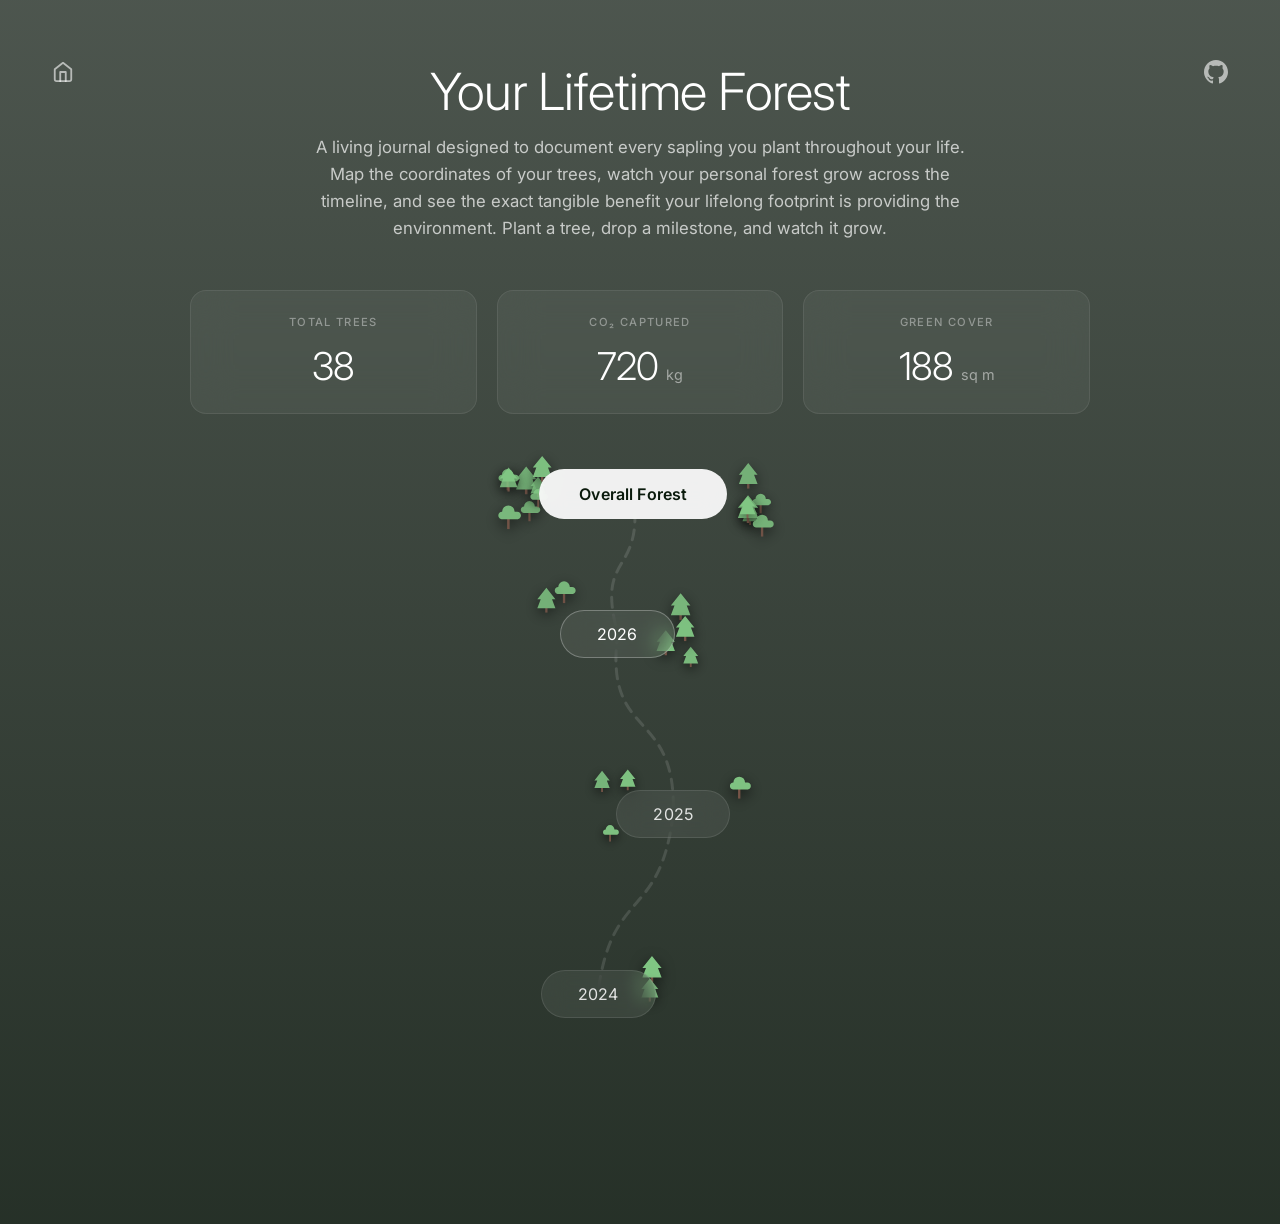
<file: index.html>
<!DOCTYPE html>
<html lang="en">
<head>
    <meta charset="UTF-8">
    <meta name="viewport" content="width=device-width, initial-scale=1.0">
    <title>Lifetime Tree Tracker</title>
    <link href="https://fonts.googleapis.com/css2?family=Inter:wght@300;400;500;600;700&display=swap" rel="stylesheet">
    <link rel="stylesheet" href="style.css">
</head>
<body>
    <header>
        <div class="header-links">
            <a href="https://raahul42.github.io" class="portfolio-link" title="raahul42.github.io">
                <svg viewBox="0 0 24 24" width="22" height="22" fill="none" stroke="currentColor" stroke-width="2" stroke-linecap="round" stroke-linejoin="round">
                    <path d="M3 9l9-7 9 7v11a2 2 0 0 1-2 2H5a2 2 0 0 1-2-2z"/>
                    <polyline points="9 22 9 12 15 12 15 22"/>
                </svg>
            </a>
            <a href="https://github.com/raahul42/tree-tracker" target="_blank" class="github-link" title="View Source on GitHub">
                <svg viewBox="0 0 24 24" width="24" height="24" fill="currentColor">
                    <path d="M12 0c-6.626 0-12 5.373-12 12 0 5.302 3.438 9.8 8.207 11.387.599.111.793-.261.793-.577v-2.234c-3.338.726-4.033-1.416-4.033-1.416-.546-1.387-1.333-1.756-1.333-1.756-1.089-.745.083-.729.083-.729 1.205.084 1.839 1.237 1.839 1.237 1.07 1.834 2.807 1.304 3.492.997.107-.775.418-1.305.762-1.604-2.665-.305-5.467-1.334-5.467-5.931 0-1.311.469-2.381 1.236-3.221-.124-.303-.535-1.524.117-3.176 0 0 1.008-.322 3.301 1.23.957-.266 1.983-.399 3.003-.404 1.02.005 2.047.138 3.006.404 2.291-1.552 3.297-1.23 3.297-1.23.653 1.653.242 2.874.118 3.176.77.84 1.235 1.911 1.235 3.221 0 4.609-2.807 5.624-5.479 5.921.43.372.823 1.102.823 2.222v3.293c0 .319.192.694.801.576 4.765-1.589 8.199-6.086 8.199-11.386 0-6.627-5.373-12-12-12z"/>
                </svg>
            </a>
        </div>
        <h1>Your Lifetime Forest</h1>
        <p class="subtitle">A living journal designed to document every sapling you plant throughout your life. Map the coordinates of your trees, watch your personal forest grow across the timeline, and see the exact tangible benefit your lifelong footprint is providing the environment. Plant a tree, drop a milestone, and watch it grow.</p>
    </header>

    <main>
        <section class="dashboard">
            <div class="stat-card">
                <h3>Total Trees</h3>
                <p id="index-total-trees">0</p>
            </div>
            <div class="stat-card">
                <h3>CO₂ Captured</h3>
                <p><span id="index-total-co2">0</span> <span class="unit">kg</span></p>
            </div>
            <div class="stat-card">
                <h3>Green Cover</h3>
                <p><span id="index-green-cover">0</span> <span class="unit">sq m</span></p>
            </div>
        </section>

        <section class="road-container" id="road-container">
            <div class="milestone-wrap"><a href="overall-forest.html" class="milestone forest-milestone">Overall Forest</a></div>
        </section>
    </main>

    <script src="utils.js"></script>
    <script src="data.js"></script>
    <script>
        const currentYear = new Date().getFullYear();

        const localTrees = getLocalTrees();
        const combinedData = [...allTreeData, ...localTrees];

        let totalTrees = 0;
        let totalCO2 = 0;
        let totalGreenCover = 0;

        combinedData.forEach(tree => {
            const impact = getTreeImpact(tree, currentYear);
            if (impact.yearsActive > 0 || tree.age >= 0) {
                totalTrees += (tree.count || 0);
            }
            totalCO2 += impact.co2Captured;
            totalGreenCover += impact.greenCover;
        });

        document.getElementById('index-total-trees').textContent = totalTrees.toLocaleString();
        document.getElementById('index-total-co2').textContent = totalCO2.toLocaleString();
        document.getElementById('index-green-cover').textContent = totalGreenCover.toLocaleString();

        // Build year timeline dynamically; highlight the current year
        const years = [...new Set([currentYear, ...combinedData.filter(t => t.year).map(t => t.year)])]
            .sort((a, b) => b - a);
            
        const roadContainer = document.getElementById('road-container');
        roadContainer.innerHTML = `
            <svg id="svg-road" class="svg-road" preserveAspectRatio="none">
                <path id="svg-path" fill="none" stroke="rgba(255,255,255,0.12)" stroke-width="3" stroke-dasharray="10 8" stroke-linecap="round"/>
            </svg>
        `;
        
        const treeSVGs = [
            // Pine with Trunk
            `<g>
                <path fill="#795548" d="M11 18h2v6h-2z"/>
                <path fill="#81c784" d="M12 2L4 12h3l-3 8h16l-3-8h3z"/>
            </g>`, 
            // Broadleaf with Trunk
            `<g>
                <path fill="#795548" d="M11 15h2v9h-2z"/>
                <path fill="#81c784" d="M17 10a5 5 0 0 0-10 0c-1.7 0-3 1.3-3 3 0 1.4 1 2.6 2.3 2.9v.1h13.4v-.1c1.3-.3 2.3-1.5 2.3-2.9 0-1.7-1.3-3-3-3z"/>
            </g>`
        ];

        let milestonesData = [];
        const minYear = years.length ? Math.min(...years) : currentYear;
        
        function addMilestone(year, isOverall) {
            const isCurrent = year === currentYear && !isOverall;
            const row = document.createElement('div');
            row.className = 'milestone-row';
            if (isOverall) {
                row.style.minHeight = '100px'; 
            }

            const isOdd = milestonesData.length % 2 !== 0;
            const jitterLeft = Math.random() * 40 - 20; 
            
            row.style.justifyContent = isOdd ? 'flex-start' : 'flex-end';
            row.style.paddingLeft = isOdd ? `calc(50% - 90px + ${jitterLeft}px)` : '0';
            row.style.paddingRight = !isOdd ? `calc(50% - 90px + ${jitterLeft}px)` : '0';

            const ageSpan = isOverall ? 6 : Math.max(1, (year - minYear) + 1);
            // Drastically lower tree count, bigger trees for a less messy look
            const numTrees = isOverall ? 14 : Math.min(10, ageSpan * 2);

            let treesHtml = '';
            for(let i=0; i < numTrees; i++) {
                const path = treeSVGs[Math.floor(Math.random() * treeSVGs.length)];
                
                // Flanking distribution (left/right bands) instead of overlapping radial
                const side = Math.random() > 0.5 ? 1 : -1;
                
                const baseWidth = isOverall ? 75 : 45; // Ensure we clear the button width
                const spreadX = 10 + (ageSpan * 8);
                const tx = side * (baseWidth + Math.random() * spreadX);
                
                // Spread vertically up and down the road
                const spreadY = isOverall ? 60 : 100; 
                const ty = (Math.random() * spreadY) - (spreadY / 2);
                
                const scale = 0.8 + Math.random() * 0.4;
                const opacity = 0.8 + Math.random() * 0.2; 
                
                treesHtml += `<svg style="transform: translate(${tx}px, ${ty}px) scale(${scale}); opacity:${opacity};" viewBox="0 0 24 24" class="vector-tree">${path}</svg>`;
            }

            const linkHtml = isOverall 
                ? `<a href="overall-forest.html" class="milestone forest-milestone">Overall Forest</a>`
                : `<a href="forest.html?year=${year}" class="milestone ${isCurrent ? 'current-year' : ''}">${year}</a>`;

            row.innerHTML = `
                <div class="milestone-wrap ${isCurrent ? 'current-wrap' : ''}">
                    <div class="halo-decor">${treesHtml}</div>
                    ${linkHtml}
                </div>
            `;
            roadContainer.appendChild(row);
            milestonesData.push(row);
        }

        addMilestone(null, true);
        years.forEach(y => addMilestone(y, false));

        function drawCurve() {
            const pathNode = document.getElementById('svg-path');
            const wraps = document.querySelectorAll('.milestone-wrap');
            if (wraps.length < 2) return;

            const containerRect = roadContainer.getBoundingClientRect();
            
            let d = '';
            for(let i=0; i < wraps.length; i++) {
                const wrap = wraps[i];
                const rect = wrap.getBoundingClientRect();
                const x = rect.left + rect.width / 2 - containerRect.left;
                const y = rect.top + rect.height / 2 - containerRect.top;

                if (i === 0) {
                    d += `M ${x} ${y}`;
                } else {
                    const prevRect = wraps[i-1].getBoundingClientRect();
                    const px = prevRect.left + prevRect.width / 2 - containerRect.left;
                    const py = prevRect.top + prevRect.height / 2 - containerRect.top;

                    // Organic bezier wobble
                    const wobbleSize = 60;
                    const c1x = px + (Math.random() * wobbleSize - wobbleSize/2);
                    const c1y = py + (y - py) * 0.6;
                    const c2x = x + (Math.random() * wobbleSize - wobbleSize/2);
                    const c2y = y - (y - py) * 0.6;
                    
                    d += ` C ${c1x} ${c1y}, ${c2x} ${c2y}, ${x} ${y}`;
                }
            }
            pathNode.setAttribute('d', d);
        }

        setTimeout(drawCurve, 50);
        window.addEventListener('resize', drawCurve);
    </script>
</body>
</html>
</file>
<file: style.css>
* { box-sizing: border-box; }

@keyframes fadeIn {
    from { opacity: 0; transform: translateY(8px); }
    to   { opacity: 1; transform: translateY(0); }
}

body {
    background: linear-gradient(rgba(8, 20, 10, 0.72), rgba(8, 20, 10, 0.88)),
                url('https://images.unsplash.com/photo-1511497584788-876760111969?q=80&w=2560&auto=format&fit=crop') no-repeat center center fixed;
    background-size: cover;
    font-family: 'Inter', sans-serif;
    margin: 0;
    padding: 60px 20px 80px;
    color: white;
    animation: fadeIn 0.35s ease;
}

main {
    max-width: 1400px;
    margin: 0 auto;
}

header {
    position: relative;
    text-align: center;
    margin-bottom: 48px;
}

h1 {
    font-size: 3.2rem;
    font-weight: 300;
    letter-spacing: -0.5px;
    margin: 0 0 12px 0;
    color: #fff;
}

h1.page-title {
    font-size: 2rem;
    margin: 0 0 6px 0;
    letter-spacing: -0.3px;
}

.subtitle {
    color: rgba(255,255,255,0.7);
    font-size: 1.05rem;
    font-weight: 400;
    margin: 0 auto;
    max-width: 650px;
    line-height: 1.6;
}

.subtitle.page-subtitle {
    font-size: 0.875rem;
}

/* Nav */
.top-nav {
    display: flex;
    align-items: center;
    padding: 0 0 24px 0;
}

.nav-back {
    display: inline-flex;
    align-items: center;
    gap: 6px;
    color: rgba(255,255,255,0.55);
    text-decoration: none;
    font-size: 0.8rem;
    font-weight: 500;
    background: rgba(255,255,255,0.07);
    border: 1px solid rgba(255,255,255,0.1);
    padding: 7px 14px;
    border-radius: 100px;
    transition: all 0.2s;
}
.nav-back:hover {
    background: rgba(255,255,255,0.12);
    color: rgba(255,255,255,0.9);
    border-color: rgba(255,255,255,0.2);
}

/* Stats */
.dashboard {
    display: flex;
    justify-content: center;
    gap: 20px;
    margin: 40px auto 20px;
    max-width: 900px;
    flex-wrap: wrap;
}

.stat-card {
    background: rgba(255, 255, 255, 0.05);
    backdrop-filter: blur(20px);
    -webkit-backdrop-filter: blur(20px);
    padding: 24px 32px;
    border-radius: 16px;
    border: 1px solid rgba(255, 255, 255, 0.08);
    min-width: 200px;
    transition: background 0.3s ease, transform 0.3s ease;
    flex: 1;
    text-align: center;
}

.stat-card:hover {
    background: rgba(255, 255, 255, 0.08);
    transform: translateY(-3px);
}

.stat-card.compact {
    padding: 18px 28px;
}

.stat-card h3 {
    margin: 0 0 14px 0;
    font-size: 0.7rem;
    font-weight: 500;
    color: rgba(255,255,255,0.4);
    text-transform: uppercase;
    letter-spacing: 0.12em;
}

.stat-card.compact h3 {
    margin-bottom: 8px;
    font-size: 0.68rem;
}

.stat-card p {
    margin: 0;
    font-size: 2.4rem;
    font-weight: 300;
    color: #fff;
    letter-spacing: -1px;
}

.stat-card.compact p {
    font-size: 1.8rem;
    letter-spacing: -0.5px;
}

.stat-card p .unit {
    font-size: 0.9rem;
    font-weight: 400;
    color: rgba(255,255,255,0.5);
    letter-spacing: 0;
}

/* Timeline */
.road-container {
    position: relative;
    max-width: 600px;
    margin: 0 auto;
    padding: 10px 0 60px;
}

/* Background canvas for Javascript Bezier */
.svg-road {
    position: absolute;
    top: 0; left: 0;
    width: 100%; height: 100%;
    pointer-events: none;
    z-index: 1;
}

/* Winding Road Rows */
.milestone-row {
    position: relative;
    min-height: 180px; 
    width: 100%;
    display: flex;
    align-items: center;
    z-index: 2;
}

.milestone-wrap {
    position: relative;
    z-index: 3;
}

/* Vector Trees Halo */
.halo-decor {
    position: absolute;
    top: 50%;
    left: 50%;
    width: 0; height: 0;
    pointer-events: none;
    z-index: 1; 
}

.vector-tree {
    position: absolute;
    top: -13px;
    left: -13px;
    width: 26px;
    height: 26px;
    color: #a5d6a7; 
    filter: drop-shadow(0 4px 6px rgba(0,0,0,0.6));
}

.milestone {
    position: relative;
    z-index: 3;
    background: rgba(255, 255, 255, 0.07);
    backdrop-filter: blur(12px);
    -webkit-backdrop-filter: blur(12px);
    color: rgba(255,255,255,0.85);
    padding: 13px 36px;
    border-radius: 100px;
    text-decoration: none;
    font-weight: 400;
    font-size: 1rem;
    display: inline-block;
    transition: all 0.25s ease;
    border: 1px solid rgba(255, 255, 255, 0.1);
    letter-spacing: 0.01em;
}

.milestone:hover {
    background: rgba(255, 255, 255, 0.12);
    color: #fff;
    border-color: rgba(255,255,255,0.2);
    transform: scale(1.04);
}

.milestone.current-year {
    color: #fff;
    border-color: rgba(255,255,255,0.28);
}

.forest-milestone {
    background: rgba(255, 255, 255, 0.92);
    color: #0a1a0c;
    font-weight: 600;
    border: none;
    padding: 15px 40px;
}

.forest-milestone:hover {
    background: #fff;
    color: #0a1a0c;
}

/* Layout */
.content-split {
    display: flex;
    margin: 0 auto;
    gap: 16px;
    height: 600px;
}

/* Lists */
.tree-list-container {
    flex: 1.2;
    background: rgba(0, 0, 0, 0.35);
    backdrop-filter: blur(20px);
    -webkit-backdrop-filter: blur(20px);
    border: 1px solid rgba(255, 255, 255, 0.07);
    border-radius: 16px;
    padding: 20px;
    overflow-y: auto;
    scrollbar-width: thin;
    scrollbar-color: rgba(255,255,255,0.1) transparent;
}

.list-header {
    display: flex;
    align-items: center;
    justify-content: space-between;
    margin-bottom: 16px;
}

.list-header h3 {
    margin: 0;
    font-size: 0.75rem;
    font-weight: 500;
    color: rgba(255,255,255,0.35);
    text-transform: uppercase;
    letter-spacing: 0.12em;
}

.list-count-badge {
    background: rgba(255,255,255,0.07);
    color: rgba(255,255,255,0.4);
    font-size: 0.7rem;
    font-weight: 500;
    padding: 2px 9px;
    border-radius: 100px;
    border: 1px solid rgba(255,255,255,0.1);
}

.tree-card {
    position: relative;
    background: rgba(255, 255, 255, 0.05);
    border-left: 2px solid rgba(255,255,255,0.15);
    padding: 14px 16px;
    margin-bottom: 10px;
    border-radius: 0 10px 10px 0;
    cursor: pointer;
    transition: all 0.2s ease;
}

.tree-card:hover {
    background: rgba(255, 255, 255, 0.1);
    border-left-color: rgba(255,255,255,0.5);
    transform: translateX(4px);
}

.sleek-card {
    position: relative;
    background: rgba(255, 255, 255, 0.04);
    border: 1px solid rgba(255, 255, 255, 0.08);
    border-radius: 16px;
    padding: 16px 18px;
    margin-bottom: 10px;
    display: flex;
    flex-direction: column;
    gap: 10px;
    cursor: pointer;
    transition: all 0.25s cubic-bezier(0.4, 0, 0.2, 1);
}

.sleek-card:hover {
    background: rgba(255, 255, 255, 0.08);
    border-color: rgba(255,255,255,0.18);
    transform: translateY(-2px);
}

.card-header {
    display: flex;
    justify-content: space-between;
    align-items: center;
}

.tree-card strong, .card-header strong {
    display: block;
    font-size: 0.95rem;
    font-weight: 500;
    color: #fff;
    margin-bottom: 4px;
}

.card-header .badge {
    background: rgba(255, 255, 255, 0.08);
    color: rgba(255,255,255,0.6);
    padding: 3px 10px;
    border-radius: 100px;
    font-size: 0.72rem;
    font-weight: 500;
    border: 1px solid rgba(255,255,255,0.1);
}

.tree-card span {
    display: block;
    font-size: 0.78rem;
    color: rgba(255,255,255,0.45);
    margin-bottom: 2px;
}

.card-stats {
    display: grid;
    grid-template-columns: 1fr 1fr;
    gap: 8px;
    background: rgba(255, 255, 255, 0.03);
    padding: 10px 12px;
    border-radius: 8px;
}

.card-stats div { display: flex; flex-direction: column; }
.card-stats span:first-child {
    color: rgba(255,255,255,0.35);
    text-transform: uppercase;
    font-size: 0.65rem;
    letter-spacing: 0.08em;
    font-weight: 500;
    margin-bottom: 2px;
}
.card-stats span:last-child {
    color: #fff;
    font-weight: 400;
    font-size: 0.875rem;
}

.delete-btn {
    position: absolute;
    background: rgba(255,255,255,0.06);
    border: 1px solid rgba(255,255,255,0.1);
    color: rgba(255,255,255,0.4);
    border-radius: 50%;
    width: 22px;
    height: 22px;
    display: flex;
    align-items: center;
    justify-content: center;
    cursor: pointer;
    font-size: 0.65rem;
    opacity: 0;
    transition: all 0.2s;
    padding: 0;
    line-height: 1;
}

.tree-card .delete-btn {
    top: 50%;
    right: 12px;
    transform: translateY(-50%);
}

.sleek-card .delete-btn {
    bottom: 14px;
    right: 14px;
}

.tree-card:hover .delete-btn, .sleek-card:hover .delete-btn { opacity: 1; }

.delete-btn:hover {
    background: rgba(220, 50, 50, 0.25);
    border-color: rgba(220, 50, 50, 0.4);
    color: #ff7f7f;
}

/* Empty State */
.empty-state {
    display: flex;
    flex-direction: column;
    align-items: center;
    justify-content: center;
    height: calc(100% - 48px);
    gap: 10px;
    text-align: center;
}

.empty-state .empty-icon {
    font-size: 2rem;
    opacity: 0.4;
}

.header-links {
    position: absolute;
    top: 0;
    left: 0;
    right: 0;
    display: flex;
    justify-content: space-between;
    align-items: center;
    padding: 0 32px;
}

.github-link {
    position: static;
    color: rgba(255, 255, 255, 0.6);
    transition: color 0.3s, transform 0.3s;
}

.github-link:hover {
    color: #fff;
    transform: scale(1.1);
}

.portfolio-link {
    position: static;
    color: rgba(255, 255, 255, 0.6);
    transition: color 0.3s, transform 0.3s;
}

.portfolio-link:hover {
    color: #fff;
    transform: scale(1.1);
}

.empty-state p {
    margin: 0;
    font-size: 0.82rem;
    color: rgba(255,255,255,0.3);
    font-weight: 400;
    line-height: 1.5;
}

/* Map */
#map {
    flex: 2;
    border-radius: 16px;
    box-shadow: 0 8px 40px rgba(0,0,0,0.4);
    border: 1px solid rgba(255,255,255,0.07);
    position: relative;
    cursor: crosshair;
}

.custom-tree-icon { background: none; border: none; }

.leaflet-popup-content-wrapper {
    background: rgba(255,255,255,0.97);
    border-radius: 12px;
    border: none;
    box-shadow: 0 8px 32px rgba(0,0,0,0.18);
    color: #111;
    padding: 2px;
}

.leaflet-popup-tip { background: rgba(255,255,255,0.97); }
.leaflet-popup-content { margin: 14px; line-height: 1.6; font-family: 'Inter', sans-serif; }
.leaflet-popup-content b { color: #111; font-size: 0.95rem; font-weight: 600; display: block; margin-bottom: 4px; }
.leaflet-popup-content span { color: #555; font-size: 0.82rem; }

/* Map Forms */
.glass-form { font-family: 'Inter', sans-serif; padding: 4px 0; }
.glass-form h4 { margin: 0 0 14px 0; color: #111; font-size: 0.9rem; font-weight: 600; }

.form-field { margin-bottom: 10px; }
.form-field label { display: block; font-size: 0.7rem; font-weight: 500; color: #666; text-transform: uppercase; letter-spacing: 0.08em; margin-bottom: 4px; }
.form-field input {
    width: 100%; padding: 9px 12px;
    border: 1px solid #e0e0e0; border-radius: 8px;
    font-family: 'Inter', sans-serif; font-size: 0.875rem; color: #111;
    outline: none; transition: border-color 0.2s;
}
.form-field input:focus { border-color: #aaa; }

.form-error {
    font-size: 0.75rem;
    color: #c0392b;
    margin-bottom: 10px;
    display: none;
    font-weight: 500;
}
.form-error.visible { display: block; }

.glass-form button {
    width: 100%; padding: 10px;
    background: #111; color: #fff;
    border: none; border-radius: 8px;
    cursor: pointer; font-family: 'Inter', sans-serif;
    font-weight: 500; font-size: 0.875rem;
    transition: background 0.2s;
    margin-top: 4px;
}
.glass-form button:hover { background: #333; }

.locate-btn {
    position: absolute; bottom: 16px; right: 16px; z-index: 1000;
    background: rgba(255,255,255,0.95);
    padding: 10px 18px; border-radius: 100px;
    border: none; cursor: pointer;
    font-family: 'Inter', sans-serif;
    font-weight: 500; font-size: 0.8rem;
    color: #111;
    box-shadow: 0 4px 16px rgba(0,0,0,0.15);
    transition: all 0.2s;
    display: flex; align-items: center; gap: 6px;
}
.locate-btn:hover { background: #fff; transform: scale(1.03); }
.locate-btn svg { width: 14px; height: 14px; }

/* Responsive adjustments for mobile */
@media (max-width: 768px) {
    h1 {
        font-size: 2.2rem;
        margin-top: 0;
    }
    h1.page-title {
        font-size: 1.8rem;
    }
    .header-links {
        position: static;
        padding: 0 10px;
        margin-bottom: 16px;
    }
    .content-split {
        flex-direction: column;
        height: auto;
    }
    #map {
        order: -1;
        height: 350px;
        flex: none;
        width: 100%;
    }
    .tree-list-container {
        height: 350px;
        flex: none;
        width: 100%;
    }
}
</file>
